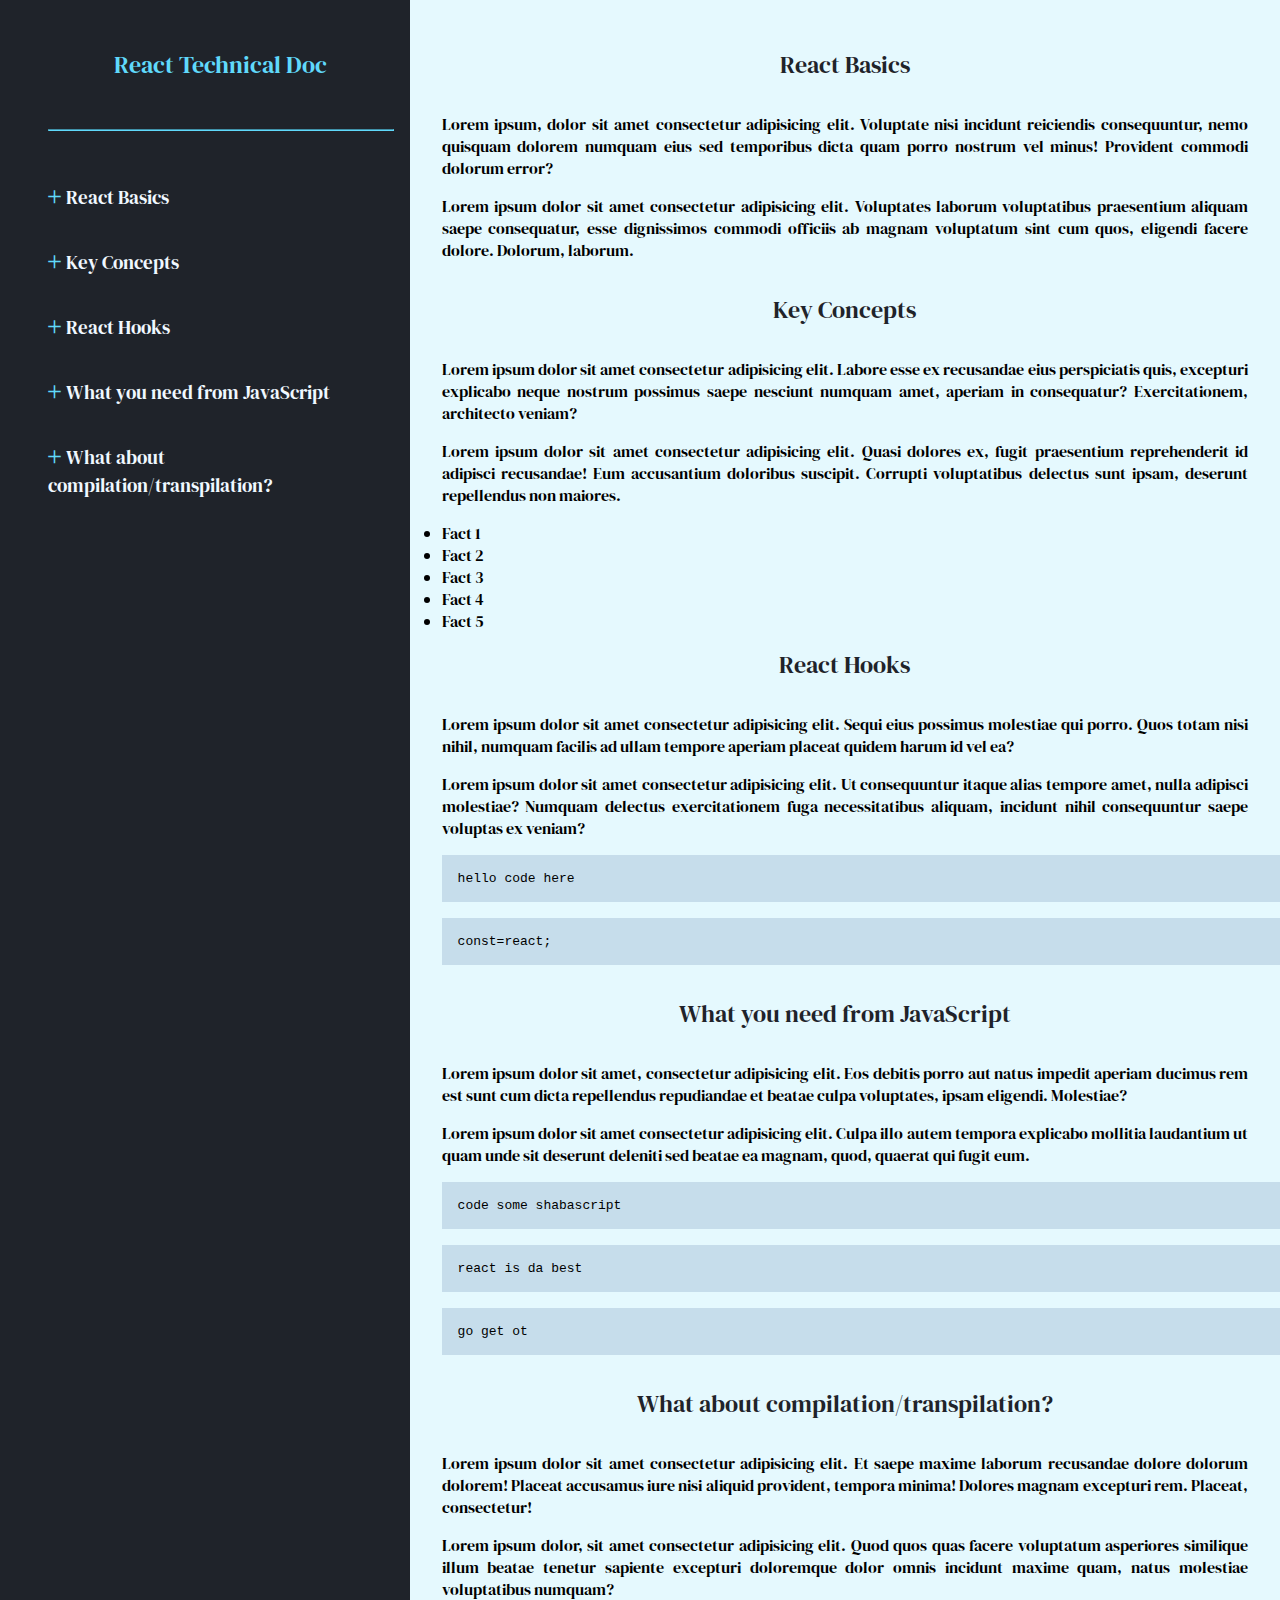
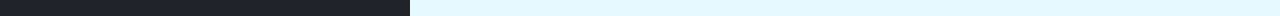
<file: [4]-documentation-page/index.html>
<!DOCTYPE html>
<html lang="en">
  <head>
    <meta charset="UTF-8" />
    <meta http-equiv="X-UA-Compatible" content="IE=edge" />
    <meta name="viewport" content="width=device-width, initial-scale=1.0" />
    <title>FC:Technical Documentation Page</title>
    <link rel="stylesheet" href="./styles.css" />
  </head>
  <body>
    <aside>
      <nav id="navbar">
        <header id="aside-header">React Technical Doc</header>
        <hr />
        <ul>
          <li><a href="#React_Basics" class="nav-link">React Basics</a></li>
          <li><a href="#Key_Concepts" class="nav-link">Key Concepts</a></li>
          <li><a href="#React_Hooks" class="nav-link">React Hooks</a></li>
          <li>
            <a href="#What_you_need_from_JavaScript" class="nav-link"
              >What you need from JavaScript</a
            >
          </li>
          <li>
            <a href="#What_about_compilation/transpilation?" class="nav-link"
              >What about compilation/transpilation?</a
            >
          </li>
        </ul>
      </nav>
    </aside>

    <main id="main-doc">
      <section id="React_Basics" class="main-section">
        <header>React Basics</header>
        <p>
          Lorem ipsum, dolor sit amet consectetur adipisicing elit. Voluptate
          nisi incidunt reiciendis consequuntur, nemo quisquam dolorem numquam
          eius sed temporibus dicta quam porro nostrum vel minus! Provident
          commodi dolorum error?
        </p>
        <p>
          Lorem ipsum dolor sit amet consectetur adipisicing elit. Voluptates
          laborum voluptatibus praesentium aliquam saepe consequatur, esse
          dignissimos commodi officiis ab magnam voluptatum sint cum quos,
          eligendi facere dolore. Dolorum, laborum.
        </p>
      </section>

      <section id="Key_Concepts" class="main-section">
        <header>Key Concepts</header>
        <p>
          Lorem ipsum dolor sit amet consectetur adipisicing elit. Labore esse
          ex recusandae eius perspiciatis quis, excepturi explicabo neque
          nostrum possimus saepe nesciunt numquam amet, aperiam in consequatur?
          Exercitationem, architecto veniam?
        </p>

        <p>
          Lorem ipsum dolor sit amet consectetur adipisicing elit. Quasi dolores
          ex, fugit praesentium reprehenderit id adipisci recusandae! Eum
          accusantium doloribus suscipit. Corrupti voluptatibus delectus sunt
          ipsam, deserunt repellendus non maiores.
        </p>

        <li>Fact 1</li>
        <li>Fact 2</li>
        <li>Fact 3</li>
        <li>Fact 4</li>
        <li>Fact 5</li>
      </section>

      <section id="React_Hooks" class="main-section">
        <header>React Hooks</header>
        <p>
          Lorem ipsum dolor sit amet consectetur adipisicing elit. Sequi eius
          possimus molestiae qui porro. Quos totam nisi nihil, numquam facilis
          ad ullam tempore aperiam placeat quidem harum id vel ea?
        </p>
        <p>
          Lorem ipsum dolor sit amet consectetur adipisicing elit. Ut
          consequuntur itaque alias tempore amet, nulla adipisci molestiae?
          Numquam delectus exercitationem fuga necessitatibus aliquam, incidunt
          nihil consequuntur saepe voluptas ex veniam?
        </p>

        <code>hello code here</code>
        <code>const=react;</code>
      </section>

      <section id="What_you_need_from_JavaScript" class="main-section">
        <header>What you need from JavaScript</header>
        <p>
          Lorem ipsum dolor sit amet, consectetur adipisicing elit. Eos debitis
          porro aut natus impedit aperiam ducimus rem est sunt cum dicta
          repellendus repudiandae et beatae culpa voluptates, ipsam eligendi.
          Molestiae?
        </p>
        <p>
          Lorem ipsum dolor sit amet consectetur adipisicing elit. Culpa illo
          autem tempora explicabo mollitia laudantium ut quam unde sit deserunt
          deleniti sed beatae ea magnam, quod, quaerat qui fugit eum.
        </p>

        <code>code some shabascript</code>
        <code>react is da best</code>
        <code>go get ot</code>
      </section>

      <section id="What_about_compilation/transpilation?" class="main-section">
        <header>What about compilation/transpilation?</header>
        <p>
          Lorem ipsum dolor sit amet consectetur adipisicing elit. Et saepe
          maxime laborum recusandae dolore dolorum dolorem! Placeat accusamus
          iure nisi aliquid provident, tempora minima! Dolores magnam excepturi
          rem. Placeat, consectetur!
        </p>
        <p>
          Lorem ipsum dolor, sit amet consectetur adipisicing elit. Quod quos
          quas facere voluptatum asperiores similique illum beatae tenetur
          sapiente excepturi doloremque dolor omnis incidunt maxime quam, natus
          molestiae voluptatibus numquam?
        </p>
      </section>
    </main>
  </body>
</html>
</file>
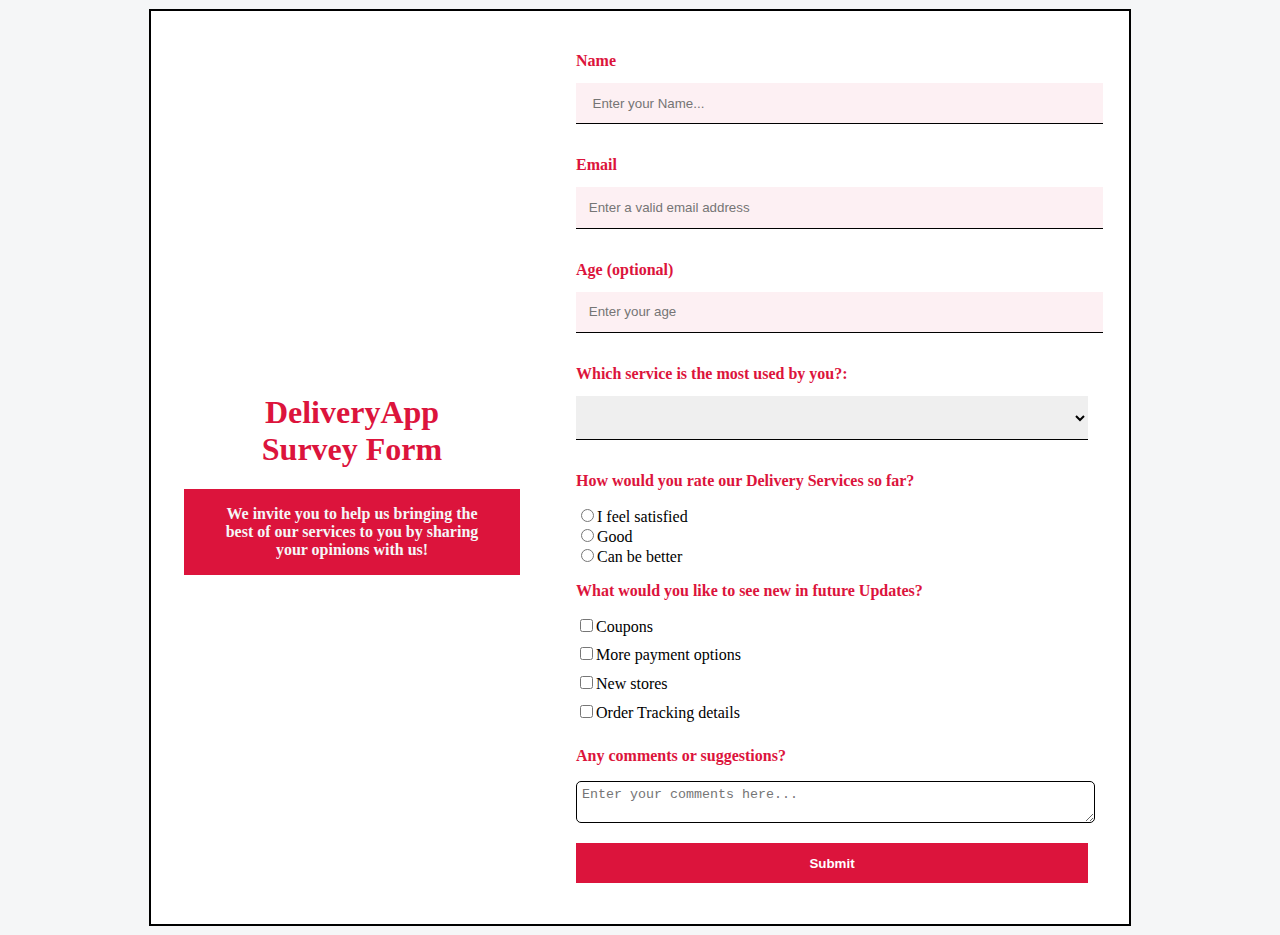
<file: [2]-survey-form/survey-form/index.html>
<!DOCTYPE html>
<html lang="">
  <head>
    <meta charset="utf-8">
    <meta name="viewport" content="width=device-width, initial-scale=1.0">
    <title>FCC: Survey Form</title>
    <link rel="stylesheet" href="./styles.css">
  </head>
  <body>
    <div class="container">
    <div class="wrapper">
      <header>
          <h1 id="title">DeliveryApp Survey Form</h1>
          <p id="description">We invite you to help us bringing the best of our services to you by sharing your opinions with us!
          </p>
      </header>

      <div class="form-wrapper">
          <form class="survey-form">
            <label id="name-label" for="name">Name
              <input 
                id="name" 
                type="text" 
                autofocus 
                placeholder=" Enter your Name..."
                required
              >
            </label>

            <label id="email-label" for="email">Email
              <input 
                id="email" 
                type="email" 
                placeholder="Enter a valid email address"
                required
              >
            </label>

            <label id="number-label" for="number">Age (optional)
              <input 
                id="number" 
                type="number" 
                min="18" 
                max="60" 
                placeholder="Enter your age"
              >
            </label>
  <!-- dropdown list -->
            <label class="dropdown-label" for="dropdown"> Which service is the most used by you?:
              <select id="dropdown" name="dropdown" required >
                <option disabled value="">Select one service</option>
                <option value="" selected></option>
                <option value="Supermarket">Supermarket</option>
                <option value="Fast Food">Fast Food</option>
                <option value="Fast Cash">Fast Cash</option>
              </select>
            </label>

  <!-- radio buttons options -->
          <p class="p-label">How would you rate our Delivery Services so far?</p>
            <label for="r1">
              <input 
                id="r1" 
                type="radio" 
                name="feedback"
                value="satisfied"
              >I feel satisfied
            </label>

            <label for="r2">
              <input 
                id="r2" 
                type="radio" 
                name="feedback" 
                value="good">Good
            </label>

            <label for="r3">
              <input 
                id="r3"  
                type="radio" 
                name="feedback"
                value="better"  
              >Can be better
            </label>

  <!-- multiple selections checkboxes -->
          <p class="p-label">What would you like to see new in future Updates?</p>
            <label for="ch1">
              <input 
                id="ch1" 
                type="checkbox" 
                value="coupons"
              >Coupons
            </label>

            <label for="ch2">
              <input 
                id="ch2" 
                type="checkbox" 
                value="payments"
                >More payment options
            </label>

            <label for="ch3">
              <input id="ch3" type="checkbox" value="stores">New stores
            </label>
            <label for="ch4">
              <input id="ch4" type="checkbox" value="tracking">Order Tracking details
            </label>
  <!-- textarea -->
            <p class="p-label">Any comments or suggestions?</p>
            <textarea placeholder="Enter your comments here..."></textarea>

            <button class="submit" type="submit" >Submit</button>
        </form>
      </div>
    </div>
  </div>
 
  </body>
</html>
</file>
<file: [4]-documentation-page/styles.css>
@import url("https://fonts.googleapis.com/css2?family=DM+Serif+Display&display=swap");

:root {
  --light-react: #60d9fb;
  --bg-react: #60d9fb2a;
  --dark-react: #1f232a;
  --code-react: #0a317523;
}
body {
  box-sizing: border-box;
  padding: 0;
  margin: 0;
  font-family: "DM Serif Display", serif;
  display: flex;
}
aside {
  background-color: var(--dark-react);
  width: 30%;
  padding: 0 1rem 0 1rem;
}
#aside-header {
  color: var(--light-react);
  margin: 2rem;
  text-align: center;
  font-size: 1.5rem;
}
hr {
  border-color: var(--light-react);
}
#main-doc {
  width: 70%;
  background-color: var(--bg-react);
  padding: 2rem 2rem 0 2rem;
}
header {
  color: var(--dark-react);
  font-size: 1.5rem;
  text-align: center;
  padding: 1rem;
}
p {
  text-align: justify;
}
ul {
  display: flex;
  flex-direction: column;
  gap: 2rem;
  padding: 0;
  padding-top: 2rem;
}
ul > li {
  list-style: none;
}
ul > li::before {
  content: "+ ";
  width: 100%;
  height: 20px;
  color: var(--light-react);
  font-size: 1.5rem;
  font-weight: bolder;
}
ul > li:hover,
.nav-link:hover {
  text-transform: uppercase;
  color: var(--light-react);
}
.nav-link {
  text-decoration: none;
  font-size: 1.2rem;
  color: aliceblue;
  cursor: pointer;
}
figure {
  display: flex;
  justify-content: center;
  margin-top: 100px;
}
img {
  max-width: 150px;
  height: auto;
}
code {
  background-color: var(--code-react);
  width: 100%;
  display: block;
  margin: 16px 0 16px 0;
  padding: 1rem;
}
@media (min-width: 600px) {
  aside {
    padding: 0 1rem 0 3rem;
  }
}
</file>
<file: [2]-survey-form/survey-form/styles.css>
body{
    margin: 0 auto;
    padding: 1vh;
    max-width: 1000px;
    font-family: Poppins, 'open sans';
    background-color: #f5f6f7;
    height: 100%;
    box-sizing: border-box;
}

header{
    display: block;
    background-image: url(https://i.pinimg.com/564x/71/42/ab/7142ab2c11c06601e00714646fd14623.jpg);
    background-repeat: no-repeat;
    background-size: cover;
    background-position-y:bottom;
    padding: 1.5rem;

}
#title{
    text-align: center;
    color: crimson;
    padding-left: 2.5rem;
    padding-right: 2.5rem;
    text-shadow: 2px 2px white;
}
#description{
    padding-left: 2.5rem;
    padding-right: 2.5rem;
    font-weight: 600;
    text-align: center;
    background-color: crimson;
    color: #f5f6f7;
    padding-top: 1rem;
    padding-bottom: 1rem ;
}
.wrapper{
    padding: 1vh;
    border: 2px solid;
    background-color: white;
}

.survey-form{
    padding: 2rem;
}
#name-label, #email-label, #number-label, .dropdown-label{
    display: block;
    width: 100%;
    margin-bottom: 2rem;
    font-weight: 600;
    color: crimson;
}
#name, #email, #number{
    display: block;
    width: 98%;
    padding: 0.8rem;
    border: none;
    border-bottom: 1px solid;
    margin-top: 0.8rem;
    outline: 0;
    background-color: rgba(220, 20, 60, 0.062);

}
.p-label{
    font-weight: 600;
    color: crimson;   
}
select{
    display: block;
    width: inherit;
    padding: 0.8rem;
    border: none;
    border-bottom: 1px solid;
    margin-top: 0.8rem;
}

label{
display: block;
}
textarea{
    width: 99%;
    border: 1px solid;
    border-radius: 5px;
    padding: 5px;
    outline: 0;
}
input[type="checkbox"]{
    margin-bottom: 0.8rem;
}
.submit{
    display: block;
    background-color: crimson;
    color: white;
    width: 100%;
    margin-top: 1rem;
    padding: 0.8rem;
    font-weight: bold;
    border: none;
}

/* BREAKPOINTS */
@media(min-width:700px){
   .wrapper{
       display: grid;
       grid-template-columns: 40% 60%;
       height: 100%;
   }

   #title{
    margin-top: 350px;
   }
}
</file>
